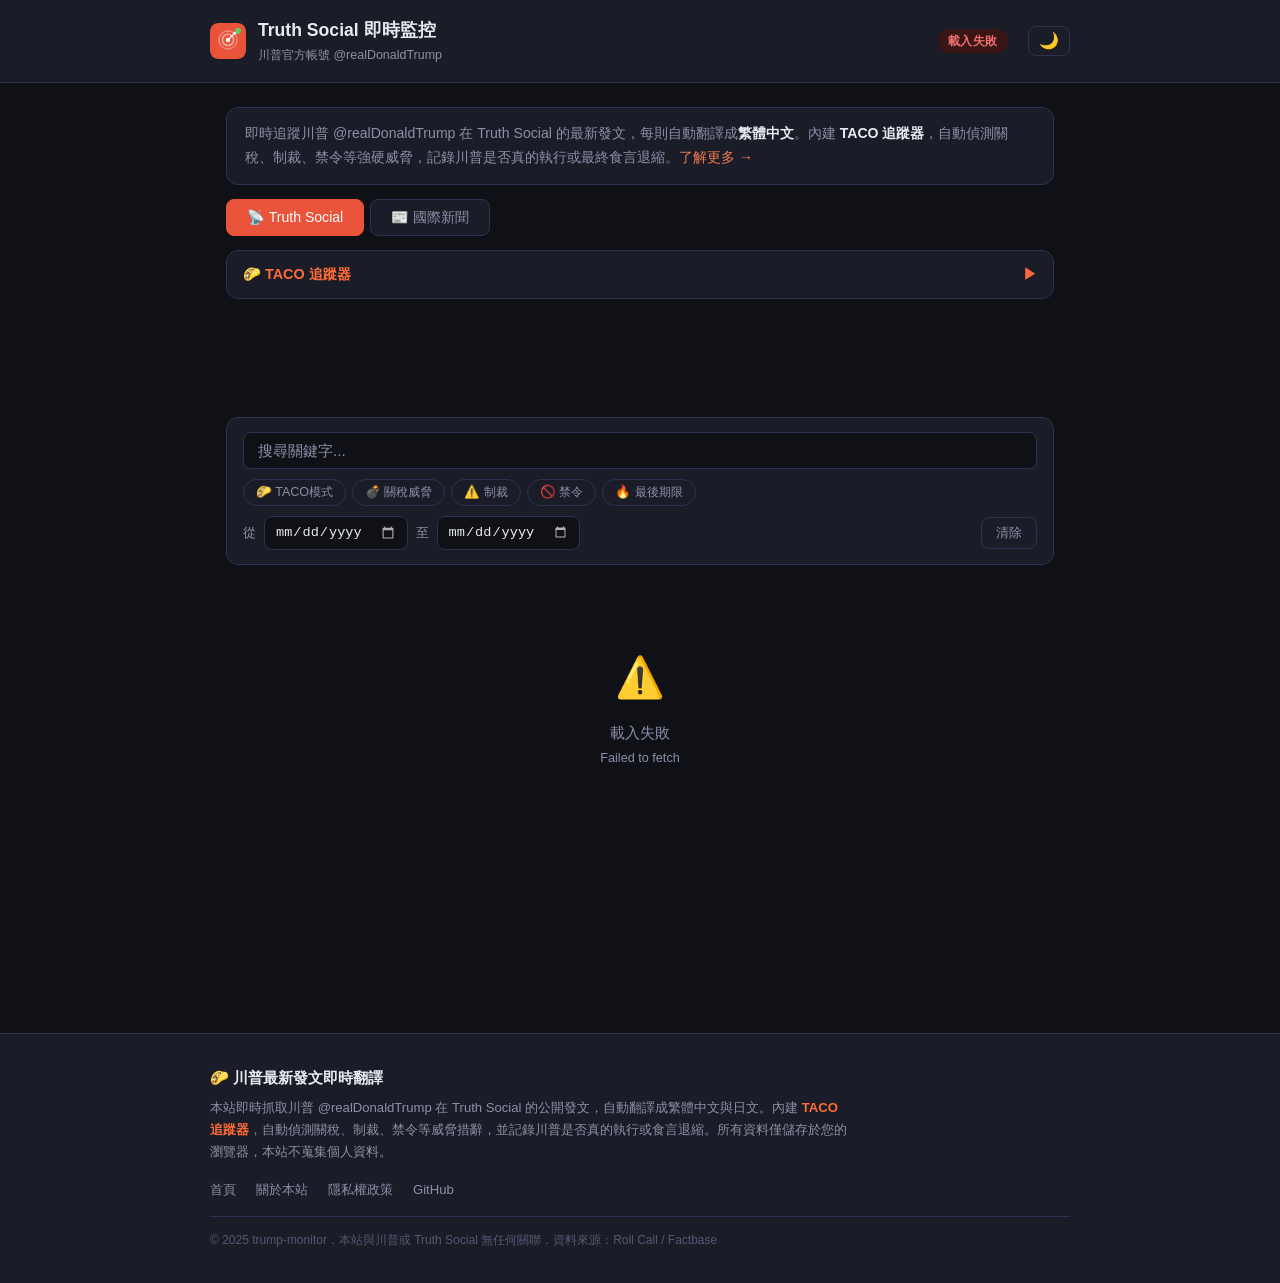
<file: index.html>
<!DOCTYPE html>
<html lang="zh-TW">
<head>
  <meta charset="UTF-8" />
  <!-- GitHub Pages → Cloudflare Pages 重導向 -->
  <script>
    (() => {
      const githubHost = 'howardkhhu.github.io';
      const cloudflareUrl = 'https://trump-monitor.pages.dev';
      if (location.hostname.toLowerCase() !== githubHost) return;
      const path = location.pathname.replace(/^\/trump-monitor\/?/, '/');
      location.replace(`${cloudflareUrl}${path}${location.search}${location.hash}`);
    })();
  </script>
  <!-- 防止主題切換閃爍（FOUC）：在 CSS 載入前先套用儲存的主題 -->
  <script>
    if (localStorage.getItem('trump_theme') === 'light') {
      document.documentElement.setAttribute('data-theme', 'light');
    }
  </script>
  <meta name="viewport" content="width=device-width, initial-scale=1.0" />

  <!-- ── Primary SEO ── -->
  <title>川普最新發文即時翻譯｜關稅威脅追蹤 Truth Social 繁體中文</title>
  <meta name="description" content="免費追蹤川普 @realDonaldTrump 在 Truth Social 的最新發文，自動翻譯成繁體中文。獨家 TACO 追蹤器：自動偵測關稅、制裁、禁令等威脅措辭，記錄川普是否真的執行或食言退縮。" />
  <meta name="keywords" content="川普, 川普最新消息, 川普發文, 川普繁體中文, 川普Truth Social, 川普即時翻譯, 特朗普, 川普官方帳號, 川普今天說了什麼, 川普推文, 美國總統川普, Trump, realDonaldTrump, トランプ, 川普食言, 川普關稅威脅, 川普退縮, 川普說話算數, 川普制裁中國, 川普關稅, 川普貿易戰, TACO Trump, 川普最新關稅消息" />
  <meta name="robots" content="index, follow" />
  <meta name="author" content="trump-monitor" />
  <meta name="language" content="zh-TW" />
  <meta name="geo.region" content="TW" />
  <meta name="geo.placename" content="Taiwan" />
  <link rel="canonical" href="https://trump-monitor.pages.dev/" />

  <!-- ── hreflang（雙語） ── -->
  <link rel="alternate" hreflang="zh-TW" href="https://trump-monitor.pages.dev/" />
  <link rel="alternate" hreflang="ja"    href="https://trump-monitor.pages.dev/" />
  <link rel="alternate" hreflang="x-default" href="https://trump-monitor.pages.dev/" />

  <!-- ── Open Graph ── -->
  <meta property="og:type"        content="website" />
  <meta property="og:url"         content="https://trump-monitor.pages.dev/" />
  <meta property="og:title"       content="川普最新發文即時翻譯｜關稅威脅追蹤 Truth Social 繁體中文" />
  <meta property="og:description" content="免費追蹤川普在 Truth Social 的最新發文，自動翻譯成繁體中文。獨家 TACO 追蹤器自動偵測關稅、制裁等威脅，記錄是否食言退縮。" />
  <meta property="og:image"       content="https://trump-monitor.pages.dev/og-image.svg" />
  <meta property="og:image:width"  content="1200" />
  <meta property="og:image:height" content="630" />
  <meta property="og:locale"      content="zh_TW" />
  <meta property="og:locale:alternate" content="ja_JP" />

  <!-- ── Twitter Card ── -->
  <meta name="twitter:card"        content="summary_large_image" />
  <meta name="twitter:title"       content="川普最新發文即時翻譯｜關稅威脅追蹤 Truth Social 繁體中文" />
  <meta name="twitter:description" content="免費追蹤川普在 Truth Social 的最新發文，自動翻譯成繁體中文。獨家 TACO 追蹤器自動偵測關稅、制裁等威脅，記錄是否食言退縮。" />
  <meta name="twitter:image"       content="https://trump-monitor.pages.dev/og-image.svg" />

  <!-- ── Favicon ── -->
  <link rel="icon"           type="image/svg+xml" href="favicon.svg" />
  <link rel="apple-touch-icon"                    href="favicon.svg" />
  <meta name="theme-color" content="#e9533a" />

  <!-- ── Preconnect（加速首次 API 連線） ── -->
  <link rel="preconnect" href="https://rollcall.com" />
  <link rel="preconnect" href="https://api.mymemory.translated.net" />
  <link rel="preconnect" href="https://translate.googleapis.com" />

  <!-- ── Structured Data ── -->
  <script type="application/ld+json">
  {
    "@context": "https://schema.org",
    "@type": "WebSite",
    "name": "川普最新發文即時翻譯",
    "alternateName": ["川普 Truth Social 監控", "Trump Truth Social Monitor", "川普關稅威脅追蹤", "TACO Trump Tracker"],
    "url": "https://trump-monitor.pages.dev/",
    "description": "即時追蹤川普在 Truth Social 上的最新發文，自動翻譯成繁體中文與日文。內建 TACO 追蹤器，自動偵測關稅、制裁等威脅措辭並記錄是否食言退縮",
    "inLanguage": ["zh-TW", "ja"],
    "audience": {
      "@type": "Audience",
      "audienceType": "繁體中文使用者",
      "geographicArea": {
        "@type": "AdministrativeArea",
        "name": "台灣、香港、海外華人"
      }
    },
    "about": {
      "@type": "Person",
      "name": "Donald Trump",
      "alternateName": ["川普", "特朗普", "唐納·川普", "トランプ"],
      "sameAs": "https://truthsocial.com/@realDonaldTrump"
    },
    "potentialAction": {
      "@type": "SearchAction",
      "target": "https://trump-monitor.pages.dev/?q={search_term_string}",
      "query-input": "required name=search_term_string"
    }
  }
  </script>

  <!-- ── Google AdSense ── -->
  <script async src="https://pagead2.googlesyndication.com/pagead/js/adsbygoogle.js?client=ca-pub-8498828662253410"
       crossorigin="anonymous"></script>

  <!-- ── Google Analytics ── -->
  <script async src="https://www.googletagmanager.com/gtag/js?id=G-9HZBXG0ZLS"></script>
  <script>
    window.dataLayer = window.dataLayer || [];
    function gtag(){dataLayer.push(arguments);}
    gtag('js', new Date());
    gtag('config', 'G-9HZBXG0ZLS');
  </script>

  <link rel="stylesheet" href="style.css" />
</head>
<body>

  <!-- ── Header ── -->
  <header>
    <div class="header-inner">
      <div class="logo">
        <img src="favicon.svg" alt="Logo" class="logo-img" width="36" height="36" />
        <div>
          <h1 id="site-title">Truth Social 即時監控</h1>
          <p id="site-subtitle">川普官方帳號 @realDonaldTrump</p>
        </div>
      </div>
      <div class="header-meta">
        <span id="status-badge" class="badge badge-loading">載入中</span>
        <span id="last-updated" class="last-updated"></span>
        <button id="theme-toggle" class="btn-token" aria-label="切換主題" title="切換亮色／暗色模式">🌙</button>
      </div>
    </div>
  </header>

  <!-- ── Main ── -->
  <main>
    <div class="site-intro">
      <p>即時追蹤川普 @realDonaldTrump 在 Truth Social 的最新發文，每則自動翻譯成<strong>繁體中文</strong>。內建 <strong>TACO 追蹤器</strong>，自動偵測關稅、制裁、禁令等強硬威脅，記錄川普是否真的執行或最終食言退縮。<a href="/about.html">了解更多 →</a></p>
    </div>

    <!-- ── Tab 切換 ── -->
    <div class="tab-row">
      <button class="tab-btn active" data-tab="truthsocial">📡 Truth Social</button>
      <button class="tab-btn" data-tab="news">📰 國際新聞</button>
    </div>

    <!-- ── Truth Social Tab ── -->
    <div id="tab-content-truthsocial">

    <div id="retreat-banner" class="retreat-banner" style="display:none">
      <span>⚠️ 偵測到 <strong id="retreat-banner-count">0</strong> 篇新貼文含疑似食言訊號，建議查看 TACO 候選清單</span>
      <button class="retreat-banner-close" onclick="document.getElementById('retreat-banner').style.display='none'">✕</button>
    </div>

    <div id="taco-scoreboard" class="taco-scoreboard">
      <div class="taco-scoreboard-header" id="taco-sb-toggle">
        <span>🌮 TACO 追蹤器</span>
        <span id="taco-sb-arrow">▶</span>
      </div>
      <div class="taco-scoreboard-body" id="taco-sb-body" style="display:none">
        <div class="taco-stats">
          <div class="taco-stat">
            <span class="taco-stat-num" id="sb-candidates">0</span>
            <span class="taco-stat-label">候選威脅</span>
          </div>
          <div class="taco-stat">
            <span class="taco-stat-num" id="sb-confirmed">0</span>
            <span class="taco-stat-label">確認食言</span>
          </div>
          <div class="taco-stat">
            <span class="taco-stat-num" id="sb-rate">-</span>
            <span class="taco-stat-label">TACO 率</span>
          </div>
        </div>
        <div class="taco-list-btns">
          <button class="btn-secondary" id="sb-show-candidates">查看候選清單</button>
          <button class="btn-secondary" id="sb-show-confirmed">查看確認清單</button>
        </div>
        <div id="taco-list-panel" class="taco-list-panel" style="display:none"></div>
      </div>
    </div>

    <!-- ── Ad: 搜尋列上方 ── -->
    <ins class="adsbygoogle ad-unit"
         style="display:block"
         data-ad-client="ca-pub-8498828662253410"
         data-ad-format="auto"
         data-full-width-responsive="true"></ins>
    <script>(adsbygoogle = window.adsbygoogle || []).push({});</script>

    <div class="search-bar">
      <input type="text" id="search-input" placeholder="搜尋關鍵字..." autocomplete="off" />
      <div class="shortcut-row">
        <button class="shortcut-btn" data-query="tariff OR sanction OR ban OR deadline OR warning">🌮 TACO模式</button>
        <button class="shortcut-btn" data-query="tariff">💣 關稅威脅</button>
        <button class="shortcut-btn" data-query="sanction">⚠️ 制裁</button>
        <button class="shortcut-btn" data-query="ban">🚫 禁令</button>
        <button class="shortcut-btn" data-query="deadline">🔥 最後期限</button>
      </div>
      <div class="date-row">
        <label id="label-from">從</label>
        <input type="date" id="date-from" />
        <label id="label-to">至</label>
        <input type="date" id="date-to" />
        <button id="clear-btn">清除</button>
      </div>
    </div>

    <div id="posts-container"></div>

    <div class="pagination" id="pagination" style="display:none">
      <button id="prev-btn" disabled>← 上一頁</button>
      <span id="page-info"></span>
      <button id="next-btn">下一頁 →</button>
    </div>
    <!-- ── Ad: 分頁下方 ── -->
    <ins class="adsbygoogle ad-unit"
         style="display:block"
         data-ad-client="ca-pub-8498828662253410"
         data-ad-format="auto"
         data-full-width-responsive="true"></ins>
    <script>(adsbygoogle = window.adsbygoogle || []).push({});</script>

    </div><!-- /tab-content-truthsocial -->

    <!-- ── News Tab ── -->
    <div id="tab-content-news" style="display:none">
      <div class="news-toolbar">
        <div class="news-source-filters" id="news-source-filters"></div>
        <div class="news-meta-row">
          <span id="news-cache-info" class="news-cache-info"></span>
          <button id="news-refresh-btn" class="btn-secondary news-refresh">🔄 重新整理</button>
        </div>
      </div>
      <div id="news-container"></div>
    </div><!-- /tab-content-news -->

  </main>

  <footer class="site-footer">
    <div class="footer-inner">
      <div class="footer-about">
        <p class="footer-title">🌮 川普最新發文即時翻譯</p>
        <p class="footer-desc">本站即時抓取川普 @realDonaldTrump 在 Truth Social 的公開發文，自動翻譯成繁體中文與日文。內建 <strong>TACO 追蹤器</strong>，自動偵測關稅、制裁、禁令等威脅措辭，並記錄川普是否真的執行或食言退縮。所有資料僅儲存於您的瀏覽器，本站不蒐集個人資料。</p>
      </div>
      <div class="footer-links">
        <a href="/">首頁</a>
        <a href="/about.html">關於本站</a>
        <a href="/privacy.html">隱私權政策</a>
        <a href="https://github.com/howardKHhu/trump-monitor" target="_blank" rel="noopener">GitHub</a>
      </div>
      <p class="footer-copy">© 2025 trump-monitor．本站與川普或 Truth Social 無任何關聯．資料來源：<a href="https://rollcall.com" target="_blank" rel="noopener">Roll Call / Factbase</a></p>
    </div>
  </footer>

  <script src="app.js"></script>
</body>
</html>
</file>
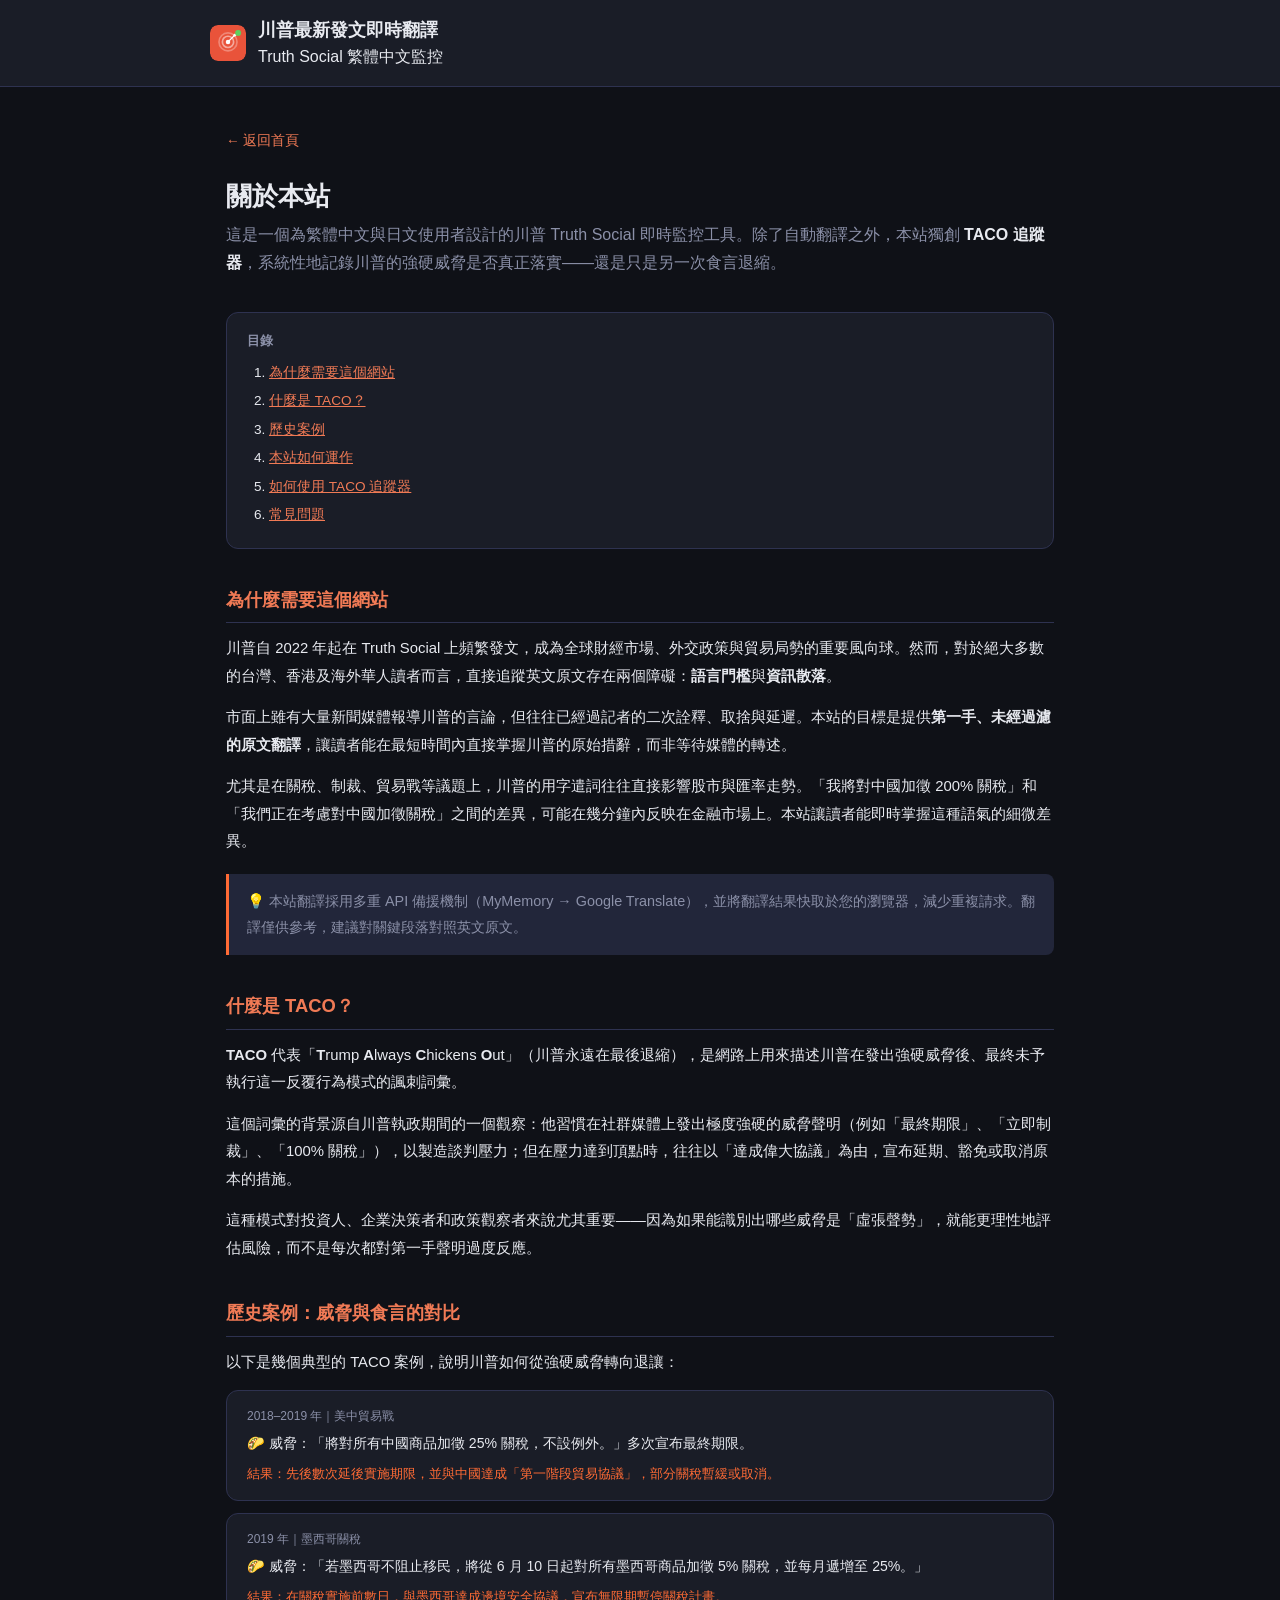
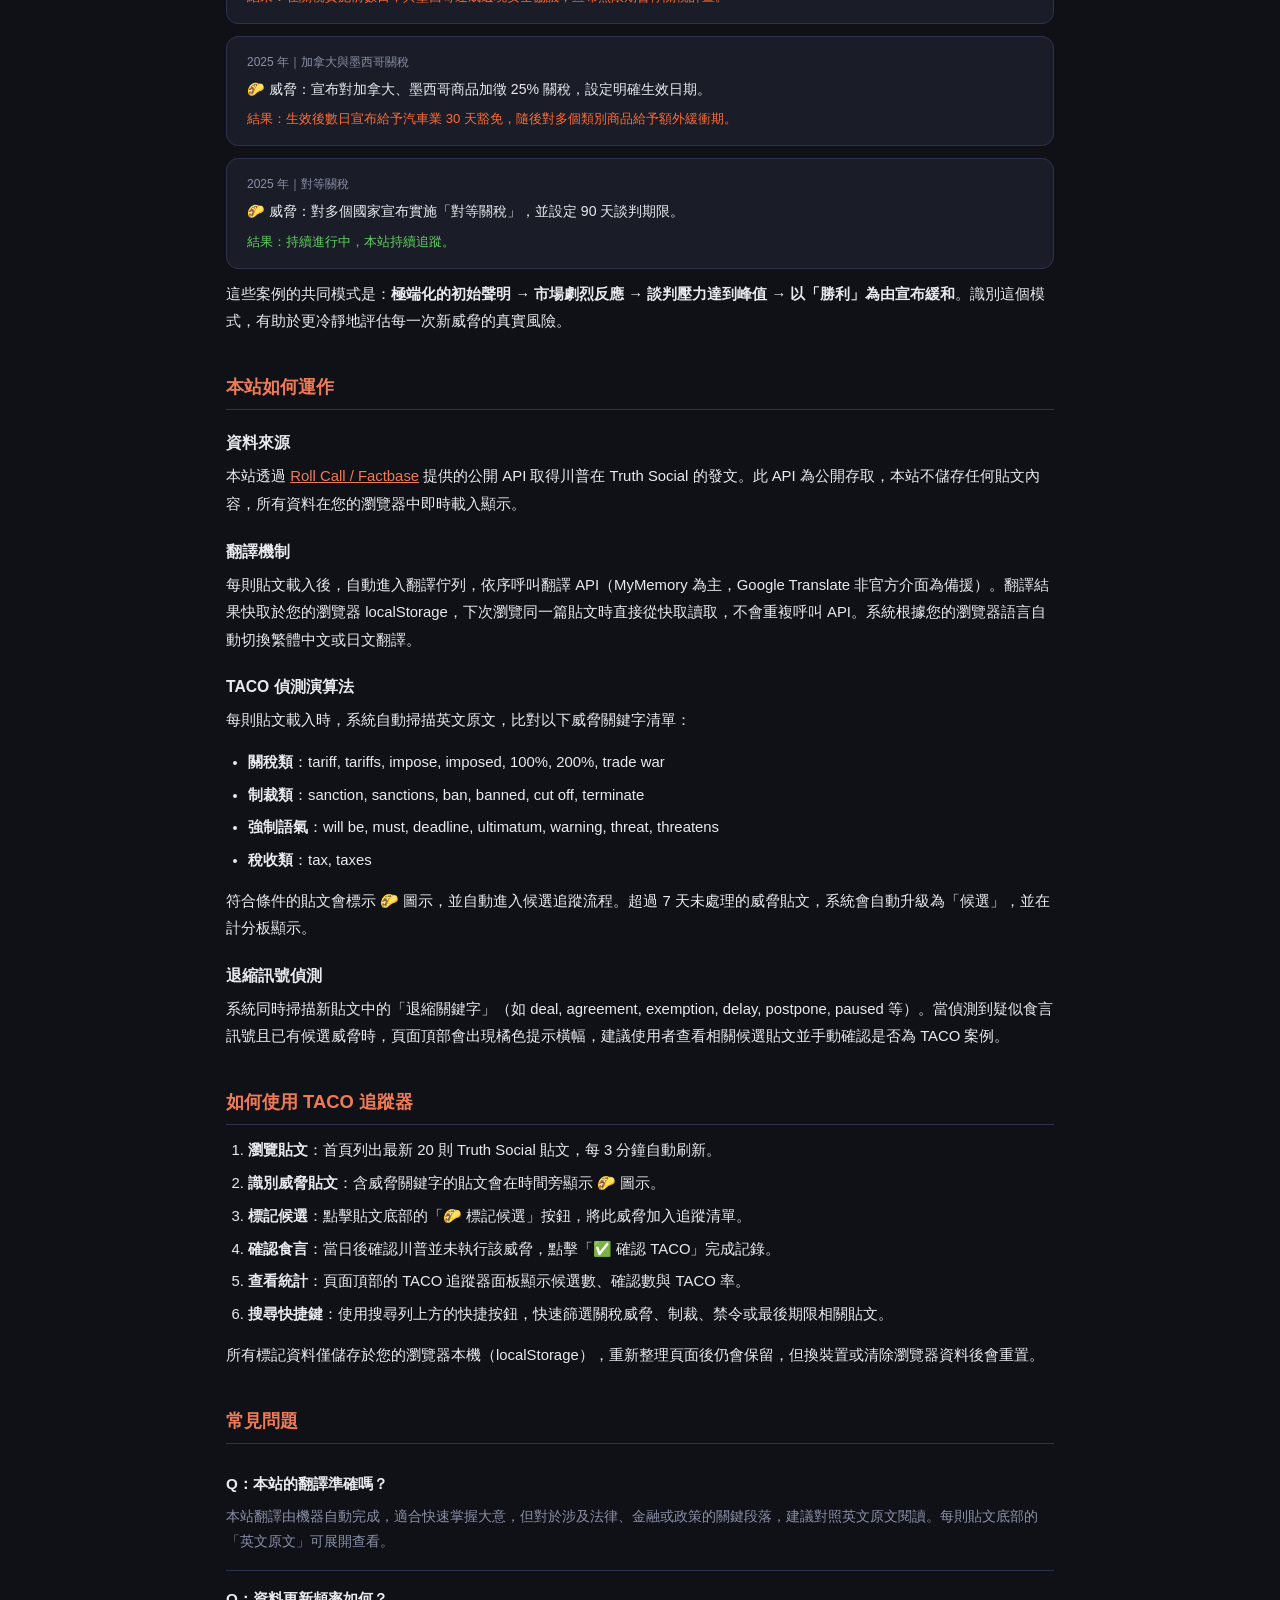
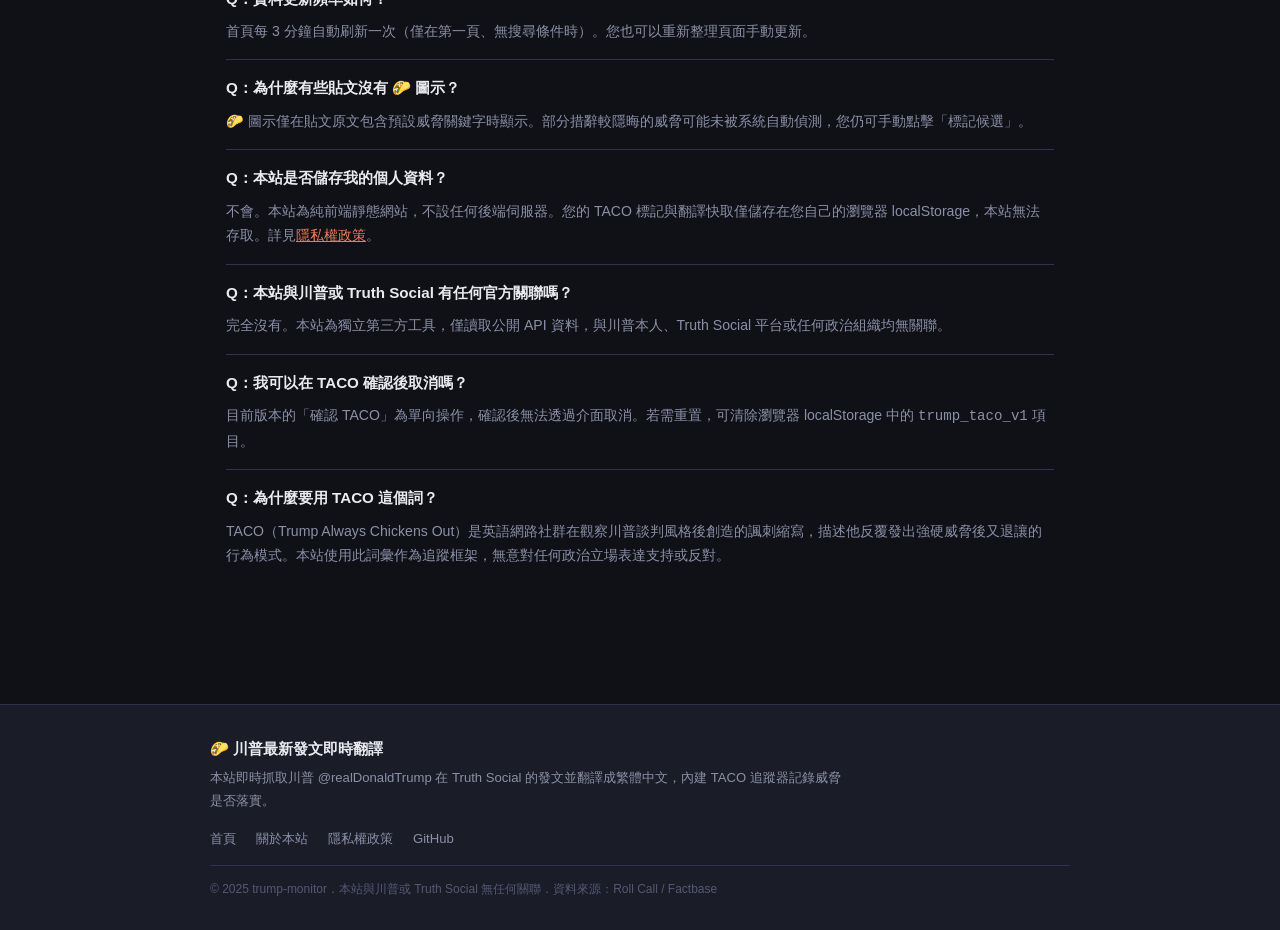
<file: about.html>
<!DOCTYPE html>
<html lang="zh-TW">
<head>
  <meta charset="UTF-8" />
  <meta name="viewport" content="width=device-width, initial-scale=1.0" />
  <title>關於本站｜川普最新發文即時翻譯 Truth Social 繁體中文</title>
  <meta name="description" content="了解川普 Truth Social 即時翻譯網站的設立理念、TACO 追蹤器的運作方式、資料來源說明，以及如何解讀川普的強硬措辭。" />
  <meta name="robots" content="index, follow" />
  <link rel="canonical" href="https://trump-monitor.pages.dev/about.html" />
  <link rel="icon" type="image/svg+xml" href="favicon.svg" />
  <meta name="theme-color" content="#e9533a" />

  <!-- Open Graph -->
  <meta property="og:type"        content="article" />
  <meta property="og:url"         content="https://trump-monitor.pages.dev/about.html" />
  <meta property="og:title"       content="關於本站｜川普最新發文即時翻譯" />
  <meta property="og:description" content="了解 TACO 追蹤器的設計理念與川普發文的解讀方法。" />
  <meta property="og:image"       content="https://trump-monitor.pages.dev/og-image.svg" />

  <link rel="stylesheet" href="style.css" />
  <style>
    .about-content {
      max-width: 860px;
      margin: 40px auto;
      padding: 0 16px 80px;
    }
    .about-content h1 {
      font-size: 1.6rem;
      color: var(--text);
      margin-bottom: 6px;
      line-height: 1.4;
    }
    .about-content .lead {
      font-size: 1rem;
      color: var(--text-muted);
      margin-bottom: 36px;
      line-height: 1.7;
    }
    .about-content h2 {
      font-size: 1.15rem;
      color: var(--accent2);
      margin: 36px 0 12px;
      padding-bottom: 8px;
      border-bottom: 1px solid var(--border);
    }
    .about-content h3 {
      font-size: 0.98rem;
      color: var(--text);
      margin: 20px 0 8px;
      font-weight: 600;
    }
    .about-content p {
      font-size: 0.93rem;
      color: var(--text);
      line-height: 1.85;
      margin-bottom: 14px;
    }
    .about-content ul, .about-content ol {
      padding-left: 22px;
      margin-bottom: 14px;
    }
    .about-content li {
      font-size: 0.93rem;
      color: var(--text);
      line-height: 1.8;
      margin-bottom: 6px;
    }
    .about-content a { color: var(--accent2); }
    .about-content a:hover { text-decoration: underline; }
    .about-content strong { color: var(--text); }
    .about-content .highlight-box {
      background: var(--surface2);
      border-left: 3px solid #ff6b35;
      border-radius: 0 8px 8px 0;
      padding: 14px 18px;
      margin: 18px 0;
    }
    .about-content .highlight-box p {
      margin-bottom: 0;
      font-size: 0.9rem;
      color: var(--text-muted);
    }
    .about-content .case-card {
      background: var(--surface);
      border: 1px solid var(--border);
      border-radius: var(--radius);
      padding: 16px 20px;
      margin: 12px 0;
    }
    .about-content .case-card .case-date {
      font-size: 0.75rem;
      color: var(--text-muted);
      margin-bottom: 6px;
    }
    .about-content .case-card .case-threat {
      font-size: 0.88rem;
      color: var(--text);
      margin-bottom: 8px;
    }
    .about-content .case-card .case-result {
      font-size: 0.82rem;
      color: #5ecf5e;
    }
    .about-content .case-card .case-result.taco {
      color: #ff6b35;
    }
    .faq-item {
      border-bottom: 1px solid var(--border);
      padding: 16px 0;
    }
    .faq-item:last-child { border-bottom: none; }
    .faq-q {
      font-size: 0.95rem;
      font-weight: 600;
      color: var(--text);
      margin-bottom: 8px;
    }
    .faq-a {
      font-size: 0.88rem;
      color: var(--text-muted);
      line-height: 1.75;
    }
    .back-link {
      display: inline-block;
      margin-bottom: 28px;
      font-size: 0.85rem;
      color: var(--text-muted);
      text-decoration: none;
    }
    .back-link:hover { color: var(--accent2); }
    .toc {
      background: var(--surface);
      border: 1px solid var(--border);
      border-radius: var(--radius);
      padding: 16px 20px;
      margin-bottom: 32px;
    }
    .toc p {
      font-size: 0.82rem;
      font-weight: 600;
      color: var(--text-muted);
      margin-bottom: 8px;
    }
    .toc ol {
      margin-bottom: 0;
    }
    .toc li {
      font-size: 0.85rem;
      margin-bottom: 4px;
    }
  </style>
</head>
<body>
  <header>
    <div class="header-inner">
      <div class="logo">
        <img src="favicon.svg" alt="Logo" class="logo-img" width="36" height="36" />
        <div>
          <h1>川普最新發文即時翻譯</h1>
          <p>Truth Social 繁體中文監控</p>
        </div>
      </div>
    </div>
  </header>

  <div class="about-content">
    <a href="/" class="back-link">← 返回首頁</a>

    <h1>關於本站</h1>
    <p class="lead">這是一個為繁體中文與日文使用者設計的川普 Truth Social 即時監控工具。除了自動翻譯之外，本站獨創 <strong>TACO 追蹤器</strong>，系統性地記錄川普的強硬威脅是否真正落實——還是只是另一次食言退縮。</p>

    <div class="toc">
      <p>目錄</p>
      <ol>
        <li><a href="#why">為什麼需要這個網站</a></li>
        <li><a href="#what-is-taco">什麼是 TACO？</a></li>
        <li><a href="#cases">歷史案例</a></li>
        <li><a href="#how-it-works">本站如何運作</a></li>
        <li><a href="#how-to-use">如何使用 TACO 追蹤器</a></li>
        <li><a href="#faq">常見問題</a></li>
      </ol>
    </div>

    <!-- ── 為什麼需要 ── -->
    <h2 id="why">為什麼需要這個網站</h2>
    <p>川普自 2022 年起在 Truth Social 上頻繁發文，成為全球財經市場、外交政策與貿易局勢的重要風向球。然而，對於絕大多數的台灣、香港及海外華人讀者而言，直接追蹤英文原文存在兩個障礙：<strong>語言門檻</strong>與<strong>資訊散落</strong>。</p>
    <p>市面上雖有大量新聞媒體報導川普的言論，但往往已經過記者的二次詮釋、取捨與延遲。本站的目標是提供<strong>第一手、未經過濾的原文翻譯</strong>，讓讀者能在最短時間內直接掌握川普的原始措辭，而非等待媒體的轉述。</p>
    <p>尤其是在關稅、制裁、貿易戰等議題上，川普的用字遣詞往往直接影響股市與匯率走勢。「我將對中國加徵 200% 關稅」和「我們正在考慮對中國加徵關稅」之間的差異，可能在幾分鐘內反映在金融市場上。本站讓讀者能即時掌握這種語氣的細微差異。</p>

    <div class="highlight-box">
      <p>💡 本站翻譯採用多重 API 備援機制（MyMemory → Google Translate），並將翻譯結果快取於您的瀏覽器，減少重複請求。翻譯僅供參考，建議對關鍵段落對照英文原文。</p>
    </div>

    <!-- ── 什麼是 TACO ── -->
    <h2 id="what-is-taco">什麼是 TACO？</h2>
    <p><strong>TACO</strong> 代表「<strong>T</strong>rump <strong>A</strong>lways <strong>C</strong>hickens <strong>O</strong>ut」（川普永遠在最後退縮），是網路上用來描述川普在發出強硬威脅後、最終未予執行這一反覆行為模式的諷刺詞彙。</p>
    <p>這個詞彙的背景源自川普執政期間的一個觀察：他習慣在社群媒體上發出極度強硬的威脅聲明（例如「最終期限」、「立即制裁」、「100% 關稅」），以製造談判壓力；但在壓力達到頂點時，往往以「達成偉大協議」為由，宣布延期、豁免或取消原本的措施。</p>
    <p>這種模式對投資人、企業決策者和政策觀察者來說尤其重要——因為如果能識別出哪些威脅是「虛張聲勢」，就能更理性地評估風險，而不是每次都對第一手聲明過度反應。</p>

    <!-- ── 歷史案例 ── -->
    <h2 id="cases">歷史案例：威脅與食言的對比</h2>
    <p>以下是幾個典型的 TACO 案例，說明川普如何從強硬威脅轉向退讓：</p>

    <div class="case-card">
      <div class="case-date">2018–2019 年｜美中貿易戰</div>
      <div class="case-threat">🌮 威脅：「將對所有中國商品加徵 25% 關稅，不設例外。」多次宣布最終期限。</div>
      <div class="case-result taco">結果：先後數次延後實施期限，並與中國達成「第一階段貿易協議」，部分關稅暫緩或取消。</div>
    </div>

    <div class="case-card">
      <div class="case-date">2019 年｜墨西哥關稅</div>
      <div class="case-threat">🌮 威脅：「若墨西哥不阻止移民，將從 6 月 10 日起對所有墨西哥商品加徵 5% 關稅，並每月遞增至 25%。」</div>
      <div class="case-result taco">結果：在關稅實施前數日，與墨西哥達成邊境安全協議，宣布無限期暫停關稅計畫。</div>
    </div>

    <div class="case-card">
      <div class="case-date">2025 年｜加拿大與墨西哥關稅</div>
      <div class="case-threat">🌮 威脅：宣布對加拿大、墨西哥商品加徵 25% 關稅，設定明確生效日期。</div>
      <div class="case-result taco">結果：生效後數日宣布給予汽車業 30 天豁免，隨後對多個類別商品給予額外緩衝期。</div>
    </div>

    <div class="case-card">
      <div class="case-date">2025 年｜對等關稅</div>
      <div class="case-threat">🌮 威脅：對多個國家宣布實施「對等關稅」，並設定 90 天談判期限。</div>
      <div class="case-result">結果：持續進行中，本站持續追蹤。</div>
    </div>

    <p>這些案例的共同模式是：<strong>極端化的初始聲明 → 市場劇烈反應 → 談判壓力達到峰值 → 以「勝利」為由宣布緩和</strong>。識別這個模式，有助於更冷靜地評估每一次新威脅的真實風險。</p>

    <!-- ── 如何運作 ── -->
    <h2 id="how-it-works">本站如何運作</h2>

    <h3>資料來源</h3>
    <p>本站透過 <a href="https://rollcall.com" target="_blank" rel="noopener">Roll Call / Factbase</a> 提供的公開 API 取得川普在 Truth Social 的發文。此 API 為公開存取，本站不儲存任何貼文內容，所有資料在您的瀏覽器中即時載入顯示。</p>

    <h3>翻譯機制</h3>
    <p>每則貼文載入後，自動進入翻譯佇列，依序呼叫翻譯 API（MyMemory 為主，Google Translate 非官方介面為備援）。翻譯結果快取於您的瀏覽器 localStorage，下次瀏覽同一篇貼文時直接從快取讀取，不會重複呼叫 API。系統根據您的瀏覽器語言自動切換繁體中文或日文翻譯。</p>

    <h3>TACO 偵測演算法</h3>
    <p>每則貼文載入時，系統自動掃描英文原文，比對以下威脅關鍵字清單：</p>
    <ul>
      <li><strong>關稅類</strong>：tariff, tariffs, impose, imposed, 100%, 200%, trade war</li>
      <li><strong>制裁類</strong>：sanction, sanctions, ban, banned, cut off, terminate</li>
      <li><strong>強制語氣</strong>：will be, must, deadline, ultimatum, warning, threat, threatens</li>
      <li><strong>稅收類</strong>：tax, taxes</li>
    </ul>
    <p>符合條件的貼文會標示 🌮 圖示，並自動進入候選追蹤流程。超過 7 天未處理的威脅貼文，系統會自動升級為「候選」，並在計分板顯示。</p>

    <h3>退縮訊號偵測</h3>
    <p>系統同時掃描新貼文中的「退縮關鍵字」（如 deal, agreement, exemption, delay, postpone, paused 等）。當偵測到疑似食言訊號且已有候選威脅時，頁面頂部會出現橘色提示橫幅，建議使用者查看相關候選貼文並手動確認是否為 TACO 案例。</p>

    <!-- ── 如何使用 ── -->
    <h2 id="how-to-use">如何使用 TACO 追蹤器</h2>
    <ol>
      <li><strong>瀏覽貼文</strong>：首頁列出最新 20 則 Truth Social 貼文，每 3 分鐘自動刷新。</li>
      <li><strong>識別威脅貼文</strong>：含威脅關鍵字的貼文會在時間旁顯示 🌮 圖示。</li>
      <li><strong>標記候選</strong>：點擊貼文底部的「🌮 標記候選」按鈕，將此威脅加入追蹤清單。</li>
      <li><strong>確認食言</strong>：當日後確認川普並未執行該威脅，點擊「✅ 確認 TACO」完成記錄。</li>
      <li><strong>查看統計</strong>：頁面頂部的 TACO 追蹤器面板顯示候選數、確認數與 TACO 率。</li>
      <li><strong>搜尋快捷鍵</strong>：使用搜尋列上方的快捷按鈕，快速篩選關稅威脅、制裁、禁令或最後期限相關貼文。</li>
    </ol>
    <p>所有標記資料僅儲存於您的瀏覽器本機（localStorage），重新整理頁面後仍會保留，但換裝置或清除瀏覽器資料後會重置。</p>

    <!-- ── FAQ ── -->
    <h2 id="faq">常見問題</h2>

    <div class="faq-item">
      <div class="faq-q">Q：本站的翻譯準確嗎？</div>
      <div class="faq-a">本站翻譯由機器自動完成，適合快速掌握大意，但對於涉及法律、金融或政策的關鍵段落，建議對照英文原文閱讀。每則貼文底部的「英文原文」可展開查看。</div>
    </div>

    <div class="faq-item">
      <div class="faq-q">Q：資料更新頻率如何？</div>
      <div class="faq-a">首頁每 3 分鐘自動刷新一次（僅在第一頁、無搜尋條件時）。您也可以重新整理頁面手動更新。</div>
    </div>

    <div class="faq-item">
      <div class="faq-q">Q：為什麼有些貼文沒有 🌮 圖示？</div>
      <div class="faq-a">🌮 圖示僅在貼文原文包含預設威脅關鍵字時顯示。部分措辭較隱晦的威脅可能未被系統自動偵測，您仍可手動點擊「標記候選」。</div>
    </div>

    <div class="faq-item">
      <div class="faq-q">Q：本站是否儲存我的個人資料？</div>
      <div class="faq-a">不會。本站為純前端靜態網站，不設任何後端伺服器。您的 TACO 標記與翻譯快取僅儲存在您自己的瀏覽器 localStorage，本站無法存取。詳見<a href="/privacy.html">隱私權政策</a>。</div>
    </div>

    <div class="faq-item">
      <div class="faq-q">Q：本站與川普或 Truth Social 有任何官方關聯嗎？</div>
      <div class="faq-a">完全沒有。本站為獨立第三方工具，僅讀取公開 API 資料，與川普本人、Truth Social 平台或任何政治組織均無關聯。</div>
    </div>

    <div class="faq-item">
      <div class="faq-q">Q：我可以在 TACO 確認後取消嗎？</div>
      <div class="faq-a">目前版本的「確認 TACO」為單向操作，確認後無法透過介面取消。若需重置，可清除瀏覽器 localStorage 中的 <code>trump_taco_v1</code> 項目。</div>
    </div>

    <div class="faq-item">
      <div class="faq-q">Q：為什麼要用 TACO 這個詞？</div>
      <div class="faq-a">TACO（Trump Always Chickens Out）是英語網路社群在觀察川普談判風格後創造的諷刺縮寫，描述他反覆發出強硬威脅後又退讓的行為模式。本站使用此詞彙作為追蹤框架，無意對任何政治立場表達支持或反對。</div>
    </div>
  </div>

  <footer class="site-footer">
    <div class="footer-inner">
      <div class="footer-about">
        <p class="footer-title">🌮 川普最新發文即時翻譯</p>
        <p class="footer-desc">本站即時抓取川普 @realDonaldTrump 在 Truth Social 的發文並翻譯成繁體中文，內建 TACO 追蹤器記錄威脅是否落實。</p>
      </div>
      <div class="footer-links">
        <a href="/">首頁</a>
        <a href="/about.html">關於本站</a>
        <a href="/privacy.html">隱私權政策</a>
        <a href="https://github.com/howardKHhu/trump-monitor" target="_blank" rel="noopener">GitHub</a>
      </div>
      <p class="footer-copy">© 2025 trump-monitor．本站與川普或 Truth Social 無任何關聯．資料來源：<a href="https://rollcall.com" target="_blank" rel="noopener">Roll Call / Factbase</a></p>
    </div>
  </footer>
</body>
</html>
</file>
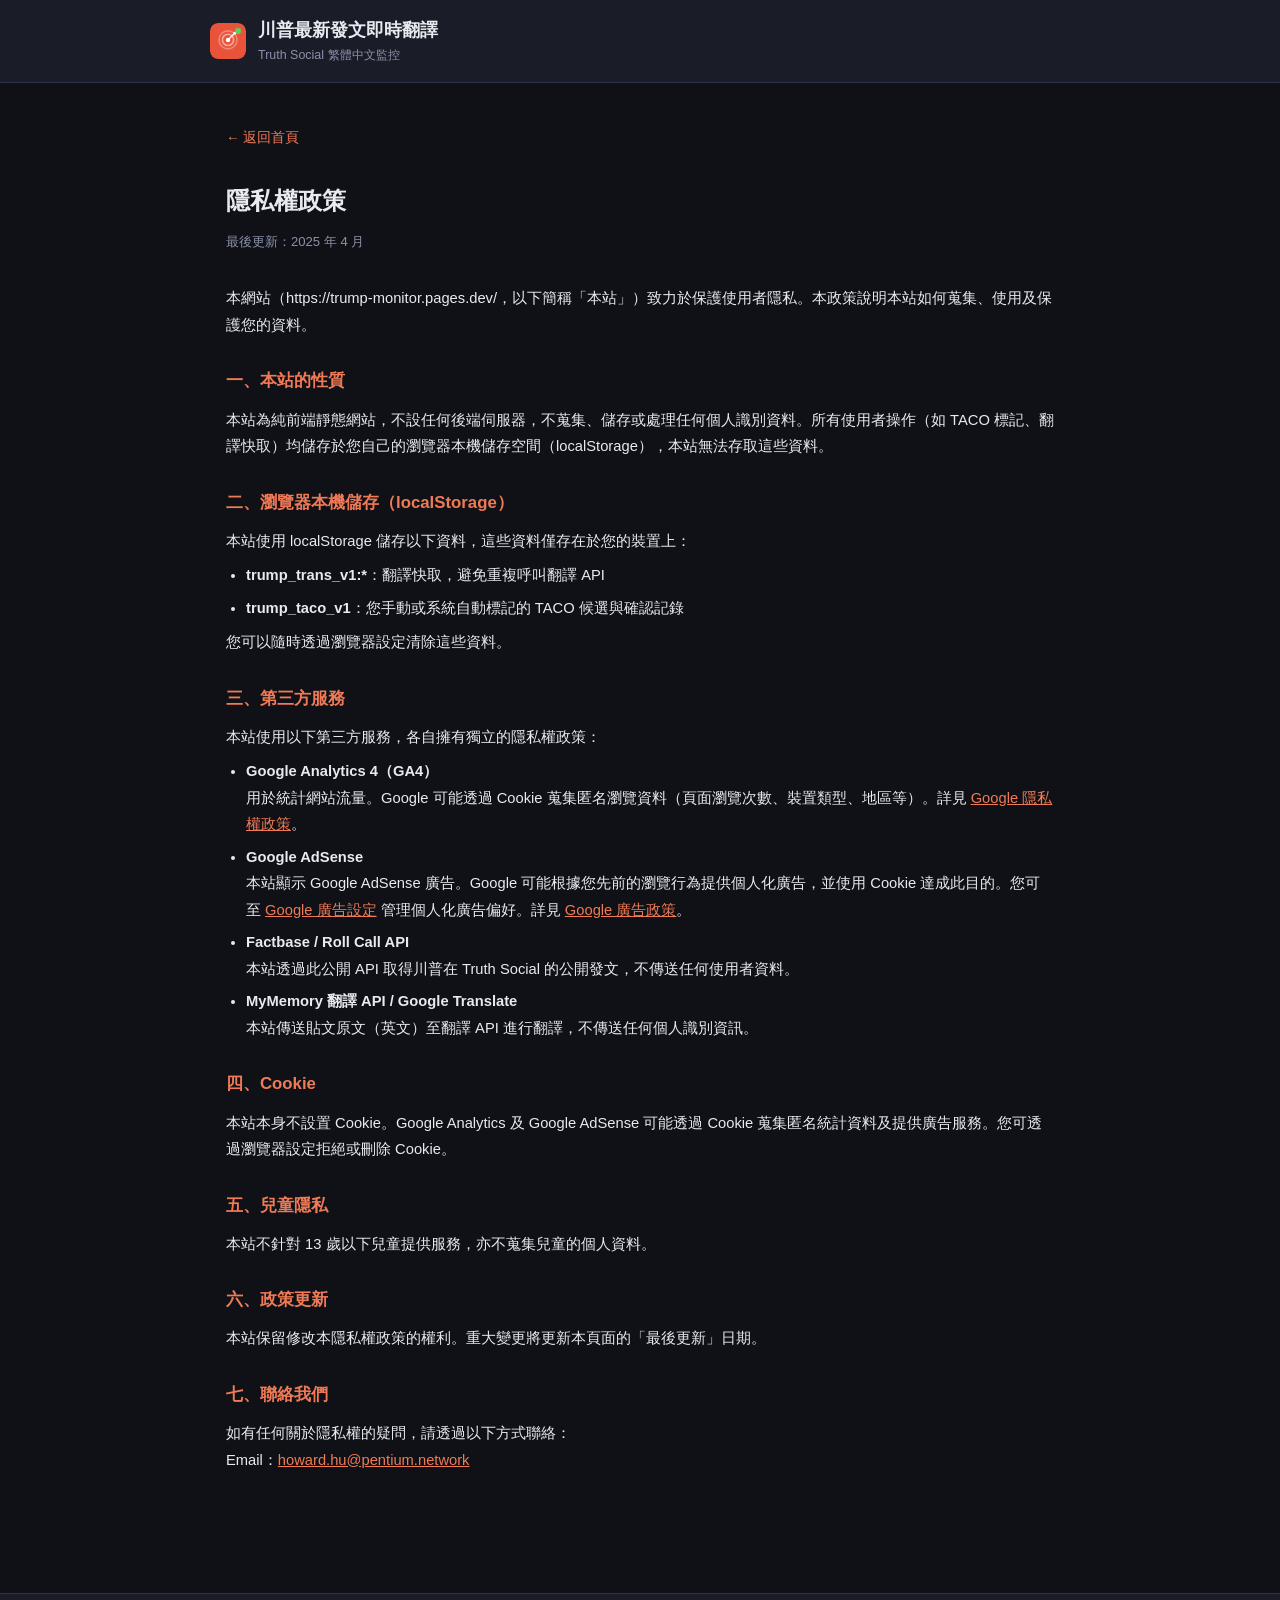
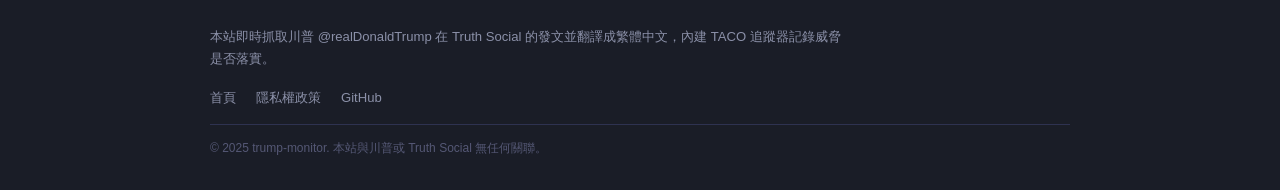
<file: privacy.html>
<!DOCTYPE html>
<html lang="zh-TW">
<head>
  <meta charset="UTF-8" />
  <meta name="viewport" content="width=device-width, initial-scale=1.0" />
  <title>隱私權政策｜川普最新發文即時翻譯</title>
  <meta name="description" content="川普 Truth Social 即時監控網站的隱私權政策，說明資料蒐集、Cookie 使用及第三方服務。" />
  <meta name="robots" content="index, follow" />
  <link rel="canonical" href="https://trump-monitor.pages.dev/privacy.html" />
  <link rel="icon" type="image/svg+xml" href="favicon.svg" />
  <meta name="theme-color" content="#e9533a" />
  <link rel="stylesheet" href="style.css" />
  <style>
    .privacy-content {
      max-width: 860px;
      margin: 40px auto;
      padding: 0 16px 80px;
      line-height: 1.8;
    }
    .privacy-content h1 {
      font-size: 1.5rem;
      color: var(--text);
      margin-bottom: 8px;
    }
    .privacy-content .updated {
      font-size: 0.82rem;
      color: var(--text-muted);
      margin-bottom: 32px;
    }
    .privacy-content h2 {
      font-size: 1.05rem;
      color: var(--accent2);
      margin: 28px 0 10px;
    }
    .privacy-content p, .privacy-content li {
      font-size: 0.92rem;
      color: var(--text);
    }
    .privacy-content ul {
      padding-left: 20px;
      margin: 8px 0;
    }
    .privacy-content ul li { margin-bottom: 6px; }
    .privacy-content a { color: var(--accent2); }
    .privacy-content a:hover { text-decoration: underline; }
    .back-link {
      display: inline-block;
      margin-bottom: 28px;
      font-size: 0.85rem;
      color: var(--text-muted);
      text-decoration: none;
    }
    .back-link:hover { color: var(--accent2); }
  </style>
</head>
<body>
  <header>
    <div class="header-inner">
      <div class="logo">
        <img src="favicon.svg" alt="Logo" class="logo-img" width="36" height="36" />
        <div>
          <h1>川普最新發文即時翻譯</h1>
          <p id="site-subtitle">Truth Social 繁體中文監控</p>
        </div>
      </div>
    </div>
  </header>

  <div class="privacy-content">
    <a href="/" class="back-link">← 返回首頁</a>
    <h1>隱私權政策</h1>
    <p class="updated">最後更新：2025 年 4 月</p>

    <p>本網站（https://trump-monitor.pages.dev/，以下簡稱「本站」）致力於保護使用者隱私。本政策說明本站如何蒐集、使用及保護您的資料。</p>

    <h2>一、本站的性質</h2>
    <p>本站為純前端靜態網站，不設任何後端伺服器，不蒐集、儲存或處理任何個人識別資料。所有使用者操作（如 TACO 標記、翻譯快取）均儲存於您自己的瀏覽器本機儲存空間（localStorage），本站無法存取這些資料。</p>

    <h2>二、瀏覽器本機儲存（localStorage）</h2>
    <p>本站使用 localStorage 儲存以下資料，這些資料僅存在於您的裝置上：</p>
    <ul>
      <li><strong>trump_trans_v1:*</strong>：翻譯快取，避免重複呼叫翻譯 API</li>
      <li><strong>trump_taco_v1</strong>：您手動或系統自動標記的 TACO 候選與確認記錄</li>
    </ul>
    <p>您可以隨時透過瀏覽器設定清除這些資料。</p>

    <h2>三、第三方服務</h2>
    <p>本站使用以下第三方服務，各自擁有獨立的隱私權政策：</p>
    <ul>
      <li>
        <strong>Google Analytics 4（GA4）</strong><br />
        用於統計網站流量。Google 可能透過 Cookie 蒐集匿名瀏覽資料（頁面瀏覽次數、裝置類型、地區等）。詳見 <a href="https://policies.google.com/privacy" target="_blank" rel="noopener">Google 隱私權政策</a>。
      </li>
      <li>
        <strong>Google AdSense</strong><br />
        本站顯示 Google AdSense 廣告。Google 可能根據您先前的瀏覽行為提供個人化廣告，並使用 Cookie 達成此目的。您可至 <a href="https://adssettings.google.com/" target="_blank" rel="noopener">Google 廣告設定</a> 管理個人化廣告偏好。詳見 <a href="https://policies.google.com/technologies/ads" target="_blank" rel="noopener">Google 廣告政策</a>。
      </li>
      <li>
        <strong>Factbase / Roll Call API</strong><br />
        本站透過此公開 API 取得川普在 Truth Social 的公開發文，不傳送任何使用者資料。
      </li>
      <li>
        <strong>MyMemory 翻譯 API / Google Translate</strong><br />
        本站傳送貼文原文（英文）至翻譯 API 進行翻譯，不傳送任何個人識別資訊。
      </li>
    </ul>

    <h2>四、Cookie</h2>
    <p>本站本身不設置 Cookie。Google Analytics 及 Google AdSense 可能透過 Cookie 蒐集匿名統計資料及提供廣告服務。您可透過瀏覽器設定拒絕或刪除 Cookie。</p>

    <h2>五、兒童隱私</h2>
    <p>本站不針對 13 歲以下兒童提供服務，亦不蒐集兒童的個人資料。</p>

    <h2>六、政策更新</h2>
    <p>本站保留修改本隱私權政策的權利。重大變更將更新本頁面的「最後更新」日期。</p>

    <h2>七、聯絡我們</h2>
    <p>如有任何關於隱私權的疑問，請透過以下方式聯絡：<br />
    Email：<a href="mailto:howard.hu@pentium.network">howard.hu@pentium.network</a></p>
  </div>

  <footer class="site-footer">
    <div class="footer-inner">
      <p class="footer-desc">本站即時抓取川普 @realDonaldTrump 在 Truth Social 的發文並翻譯成繁體中文，內建 TACO 追蹤器記錄威脅是否落實。</p>
      <div class="footer-links">
        <a href="/">首頁</a>
        <a href="/privacy.html">隱私權政策</a>
        <a href="https://github.com/howardKHhu/trump-monitor" target="_blank" rel="noopener">GitHub</a>
      </div>
      <p class="footer-copy">© 2025 trump-monitor. 本站與川普或 Truth Social 無任何關聯。</p>
    </div>
  </footer>
</body>
</html>
</file>
<file: style.css>
*, *::before, *::after { box-sizing: border-box; margin: 0; padding: 0; }

:root {
  --bg: #0f1117;
  --surface: #1a1d27;
  --surface2: #22263a;
  --accent: #e9533a;
  --accent2: #f07a55;
  --text: #e8eaf0;
  --text-muted: #8b90a8;
  --border: #2e3250;
  --new: #2a4a2a;
  --radius: 12px;
  --font: -apple-system, BlinkMacSystemFont, 'Segoe UI', sans-serif;
}

[data-theme="light"] {
  --bg: #f4f5f7;
  --surface: #ffffff;
  --surface2: #eef0f5;
  --accent: #e9533a;
  --accent2: #d4401f;
  --text: #1a1d27;
  --text-muted: #5a6070;
  --border: #d8dce8;
  --new: #d4edda;
}

/* Smooth theme transition */
body { transition: background 0.2s, color 0.2s; }
header, .post-card, .search-bar, .taco-scoreboard,
.skeleton, .pagination button, .modal, .site-footer,
.site-intro, .retreat-banner { transition: background 0.2s, border-color 0.2s; }


body {
  background: var(--bg);
  color: var(--text);
  font-family: var(--font);
  min-height: 100vh;
  line-height: 1.6;
}

/* ── Header ── */
header {
  background: var(--surface);
  border-bottom: 1px solid var(--border);
  padding: 16px 24px;
  position: sticky;
  top: 0;
  z-index: 100;
}

.header-inner {
  max-width: 860px;
  margin: 0 auto;
  display: flex;
  align-items: center;
  justify-content: space-between;
  gap: 16px;
  flex-wrap: wrap;
}

.logo { display: flex; align-items: center; gap: 12px; }
.logo-icon { font-size: 28px; }
.logo-img { border-radius: 8px; flex-shrink: 0; }
h1 { font-size: 1.1rem; font-weight: 700; color: var(--text); }
#site-subtitle { font-size: 0.78rem; color: var(--text-muted); margin-top: 2px; }

.header-meta { display: flex; align-items: center; gap: 10px; flex-wrap: wrap; }

.badge {
  font-size: 0.72rem;
  font-weight: 600;
  padding: 3px 10px;
  border-radius: 99px;
  text-transform: uppercase;
  letter-spacing: 0.05em;
}
.badge-idle    { background: #2a2e45; color: var(--text-muted); }
.badge-live    { background: #1a3a1a; color: #5ecf5e; }
.badge-loading { background: #3a2a10; color: #f0a830; }
.badge-error   { background: #3a1515; color: #f07070; }

.last-updated { font-size: 0.75rem; color: var(--text-muted); }

/* ── Main ── */
main {
  max-width: 860px;
  margin: 24px auto;
  padding: 0 16px 60px;
}

/* ── Search ── */
.search-bar {
  background: var(--surface);
  border: 1px solid var(--border);
  border-radius: var(--radius);
  padding: 14px 16px;
  margin-bottom: 20px;
  display: flex;
  flex-direction: column;
  gap: 10px;
}

#search-input {
  background: var(--bg);
  border: 1px solid var(--border);
  color: var(--text);
  border-radius: 8px;
  padding: 9px 14px;
  font-size: 0.95rem;
  width: 100%;
  outline: none;
  transition: border-color 0.2s;
}
#search-input:focus { border-color: var(--accent); }
#search-input::placeholder { color: var(--text-muted); }

.date-row {
  display: flex;
  align-items: center;
  gap: 8px;
  flex-wrap: wrap;
}
.date-row label { font-size: 0.82rem; color: var(--text-muted); white-space: nowrap; }

input[type="date"] {
  background: var(--bg);
  border: 1px solid var(--border);
  color: var(--text);
  border-radius: 8px;
  padding: 7px 10px;
  font-size: 0.85rem;
  outline: none;
  cursor: pointer;
}
input[type="date"]:focus { border-color: var(--accent); }
input[type="date"]::-webkit-calendar-picker-indicator { filter: invert(0.7); cursor: pointer; }

#clear-btn {
  margin-left: auto;
  background: transparent;
  border: 1px solid var(--border);
  color: var(--text-muted);
  border-radius: 8px;
  padding: 6px 14px;
  font-size: 0.82rem;
  cursor: pointer;
  transition: all 0.2s;
}
#clear-btn:hover { border-color: var(--accent); color: var(--accent); }

/* ── Site Intro ── */
.site-intro {
  background: var(--surface);
  border: 1px solid var(--border);
  border-radius: var(--radius);
  padding: 14px 18px;
  margin-bottom: 14px;
  font-size: 0.88rem;
  color: var(--text-muted);
  line-height: 1.7;
}
.site-intro strong { color: var(--text); }
.site-intro a { color: var(--accent2); text-decoration: none; }
.site-intro a:hover { text-decoration: underline; }

/* ── Retreat Banner ── */
.retreat-banner {
  display: flex;
  align-items: center;
  justify-content: space-between;
  background: #3a2a10;
  border: 1px solid #ff6b35;
  border-radius: var(--radius);
  padding: 10px 16px;
  margin-bottom: 14px;
  font-size: 0.85rem;
  color: #ffa500;
  gap: 12px;
  animation: fadeIn 0.3s ease;
}
.retreat-banner strong { color: #ff6b35; }
.retreat-banner-close {
  background: transparent;
  border: none;
  color: #ffa500;
  cursor: pointer;
  font-size: 1rem;
  line-height: 1;
  flex-shrink: 0;
  padding: 2px 6px;
  border-radius: 4px;
  transition: color 0.2s;
}
.retreat-banner-close:hover { color: #ff6b35; }

/* ── TACO Scoreboard ── */
.taco-scoreboard {
  background: var(--surface);
  border: 1px solid var(--border);
  border-radius: var(--radius);
  margin-bottom: 14px;
  overflow: hidden;
}

.taco-scoreboard-header {
  display: flex;
  align-items: center;
  justify-content: space-between;
  padding: 12px 16px;
  cursor: pointer;
  font-size: 0.9rem;
  font-weight: 600;
  color: #ff6b35;
  user-select: none;
  transition: background 0.2s;
}
.taco-scoreboard-header:hover { background: var(--surface2); }

.taco-scoreboard-body {
  padding: 14px 16px 16px;
  border-top: 1px solid var(--border);
}

.taco-stats {
  display: flex;
  gap: 16px;
  margin-bottom: 14px;
  flex-wrap: wrap;
}

.taco-stat {
  display: flex;
  flex-direction: column;
  align-items: center;
  background: var(--surface2);
  border-radius: 10px;
  padding: 10px 18px;
  min-width: 80px;
  flex: 1;
}

.taco-stat-num {
  font-size: 1.5rem;
  font-weight: 700;
  color: #ff6b35;
  line-height: 1.2;
}

.taco-stat-label {
  font-size: 0.72rem;
  color: var(--text-muted);
  margin-top: 2px;
  white-space: nowrap;
}

.taco-list-btns {
  display: flex;
  gap: 8px;
  flex-wrap: wrap;
}

.taco-list-panel {
  margin-top: 12px;
  border-top: 1px solid var(--border);
  padding-top: 12px;
  display: flex;
  flex-direction: column;
  gap: 8px;
}

.taco-list-item {
  display: flex;
  flex-direction: column;
  gap: 2px;
  padding: 8px 10px;
  background: var(--surface2);
  border-radius: 8px;
}

.taco-list-text {
  font-size: 0.82rem;
  color: var(--text);
  line-height: 1.4;
}

.taco-list-date {
  font-size: 0.72rem;
  color: var(--text-muted);
}

.taco-list-empty {
  font-size: 0.82rem;
  color: var(--text-muted);
  text-align: center;
  padding: 12px;
}

/* ── Search Shortcuts ── */
.shortcut-row {
  display: flex;
  flex-wrap: wrap;
  gap: 6px;
}

.shortcut-btn {
  background: transparent;
  border: 1px solid var(--border);
  color: var(--text-muted);
  border-radius: 99px;
  padding: 4px 12px;
  font-size: 0.78rem;
  cursor: pointer;
  transition: all 0.2s;
  white-space: nowrap;
}
.shortcut-btn:hover { border-color: #ff6b35; color: #ff6b35; }
.shortcut-btn.active { background: #3a1e0a; border-color: #ff6b35; color: #ff6b35; }

/* ── Posts ── */
#posts-container { display: flex; flex-direction: column; gap: 14px; }

.post-card {
  background: var(--surface);
  border: 1px solid var(--border);
  border-radius: var(--radius);
  padding: 18px 20px;
  transition: border-color 0.2s;
}
.post-card:hover { border-color: #3e4470; }
.post-card.new-post {
  background: var(--new);
  border-color: #3a6a3a;
  animation: fadeIn 0.4s ease;
}

@keyframes fadeIn {
  from { opacity: 0; transform: translateY(-6px); }
  to   { opacity: 1; transform: translateY(0); }
}

.post-meta {
  display: flex;
  align-items: center;
  justify-content: space-between;
  margin-bottom: 10px;
  gap: 8px;
  flex-wrap: wrap;
}

.post-time {
  font-size: 0.78rem;
  color: var(--text-muted);
}

.post-link {
  font-size: 0.75rem;
  color: var(--accent2);
  text-decoration: none;
}
.post-link:hover { text-decoration: underline; }

.post-translated {
  font-size: 0.97rem;
  line-height: 1.7;
  color: var(--text);
  margin-bottom: 10px;
}

.post-translated a { color: var(--accent2); }

.post-original {
  font-size: 0.80rem;
  color: var(--text-muted);
  border-top: 1px solid var(--border);
  padding-top: 8px;
  margin-top: 4px;
}
.post-original summary {
  cursor: pointer;
  user-select: none;
  list-style: none;
  display: flex;
  align-items: center;
  gap: 4px;
}
.post-original summary::before { content: '▶'; font-size: 0.65rem; transition: transform 0.2s; }
.post-original[open] summary::before { transform: rotate(90deg); }
.post-original p { margin-top: 8px; line-height: 1.6; }

/* ── Empty / Loading states ── */
.state-msg {
  text-align: center;
  color: var(--text-muted);
  padding: 60px 20px;
  font-size: 0.95rem;
}
.state-msg .icon { font-size: 2.5rem; margin-bottom: 12px; display: block; }

.skeleton {
  background: var(--surface);
  border: 1px solid var(--border);
  border-radius: var(--radius);
  padding: 18px 20px;
}
.skel-line {
  background: var(--surface2);
  border-radius: 4px;
  height: 14px;
  margin-bottom: 10px;
  animation: shimmer 1.4s infinite;
}
.skel-line.short { width: 35%; }
.skel-line.medium { width: 70%; }
.skel-line.long { width: 95%; }

@keyframes shimmer {
  0%, 100% { opacity: 0.5; }
  50% { opacity: 1; }
}

/* ── Pagination ── */
.pagination {
  display: flex;
  align-items: center;
  justify-content: center;
  gap: 16px;
  margin-top: 28px;
}
.pagination button {
  background: var(--surface);
  border: 1px solid var(--border);
  color: var(--text);
  border-radius: 8px;
  padding: 8px 18px;
  font-size: 0.88rem;
  cursor: pointer;
  transition: all 0.2s;
}
.pagination button:hover:not(:disabled) { border-color: var(--accent); color: var(--accent); }
.pagination button:disabled { opacity: 0.35; cursor: default; }
#page-info { font-size: 0.85rem; color: var(--text-muted); }

/* ── TACO indicators ── */
.taco-indicator {
  font-size: 1rem;
  cursor: default;
  transition: transform 0.2s;
}
.taco-indicator:hover { transform: scale(1.3); }

.taco-actions {
  display: flex;
  gap: 8px;
  margin-top: 10px;
  padding-top: 10px;
  border-top: 1px solid var(--border);
  flex-wrap: wrap;
  align-items: center;
}

.taco-btn {
  background: transparent;
  border: 1px solid var(--border);
  color: var(--text-muted);
  border-radius: 8px;
  padding: 4px 12px;
  font-size: 0.78rem;
  cursor: pointer;
  transition: all 0.2s;
}
.taco-btn:hover { border-color: #ff6b35; color: #ff6b35; }
.taco-btn.active { background: #3a1e0a; border-color: #ff6b35; color: #ff6b35; }
.taco-btn.confirm:hover { border-color: #5ecf5e; color: #5ecf5e; }
.taco-btn.auto { background: #2a1e08; border-color: #a0520a; color: #ffa500; }
.taco-btn.auto:hover { border-color: #ff6b35; color: #ff6b35; }

.taco-status.confirmed {
  font-size: 0.78rem;
  color: #5ecf5e;
}

/* ── Token button ── */
.btn-token {
  background: transparent;
  border: 1px solid var(--border);
  border-radius: 8px;
  padding: 6px 10px;
  font-size: 1rem;
  cursor: pointer;
  transition: border-color 0.2s;
  line-height: 1;
}
.btn-token:hover { border-color: var(--accent); }

/* ── Badge extra states ── */
.badge-no-token { background: #3a2a10; color: #f0a830; }

/* ── Modal ── */
.modal-overlay {
  position: fixed; inset: 0;
  background: rgba(0,0,0,.65);
  backdrop-filter: blur(4px);
  display: flex;
  align-items: center;
  justify-content: center;
  z-index: 999;
  padding: 16px;
}

.modal {
  background: var(--surface);
  border: 1px solid var(--border);
  border-radius: 16px;
  padding: 28px 28px 22px;
  max-width: 560px;
  width: 100%;
  display: flex;
  flex-direction: column;
  gap: 14px;
}

.modal h2 { font-size: 1.1rem; font-weight: 700; }

.modal-desc { font-size: 0.88rem; color: var(--text-muted); line-height: 1.6; }

.modal-steps {
  padding-left: 20px;
  display: flex;
  flex-direction: column;
  gap: 8px;
}
.modal-steps li {
  font-size: 0.85rem;
  color: var(--text-muted);
  line-height: 1.6;
}
.modal-steps a { color: var(--accent2); }
.modal-steps code {
  background: var(--surface2);
  border-radius: 4px;
  padding: 1px 5px;
  font-size: 0.82rem;
  color: #e0c870;
}
.modal-steps strong { color: var(--text); }

.modal textarea {
  background: var(--bg);
  border: 1px solid var(--border);
  color: var(--text);
  border-radius: 8px;
  padding: 10px 12px;
  font-size: 0.85rem;
  font-family: 'Menlo', 'Monaco', monospace;
  resize: vertical;
  outline: none;
  transition: border-color 0.2s;
}
.modal textarea:focus { border-color: var(--accent); }
.modal textarea::placeholder { color: var(--text-muted); }

.modal-footer {
  display: flex;
  justify-content: flex-end;
  gap: 10px;
  margin-top: 4px;
}

.btn-primary {
  background: var(--accent);
  color: #fff;
  border: none;
  border-radius: 8px;
  padding: 9px 20px;
  font-size: 0.9rem;
  font-weight: 600;
  cursor: pointer;
  transition: opacity 0.2s;
}
.btn-primary:hover { opacity: 0.88; }
.btn-primary:disabled { opacity: 0.4; cursor: default; }

.btn-secondary {
  background: transparent;
  border: 1px solid var(--border);
  color: var(--text-muted);
  border-radius: 8px;
  padding: 9px 18px;
  font-size: 0.9rem;
  cursor: pointer;
  transition: all 0.2s;
}
.btn-secondary:hover { border-color: var(--text-muted); color: var(--text); }

/* ── Toast ── */
.toast {
  position: fixed;
  bottom: 28px;
  left: 50%;
  transform: translateX(-50%) translateY(20px);
  background: var(--surface2);
  border: 1px solid var(--border);
  color: var(--text);
  padding: 12px 22px;
  border-radius: 99px;
  font-size: 0.88rem;
  opacity: 0;
  transition: opacity 0.25s, transform 0.25s;
  z-index: 1000;
  white-space: nowrap;
  pointer-events: none;
}
.toast.show { opacity: 1; transform: translateX(-50%) translateY(0); }
.toast-success { border-color: #3a6a3a; color: #7de07d; }
.toast-error   { border-color: #6a2a2a; color: #f07070; }

/* ── Tabs ── */
.tab-row {
  display: flex;
  gap: 6px;
  margin-bottom: 14px;
}

.tab-btn {
  background: var(--surface);
  border: 1px solid var(--border);
  color: var(--text-muted);
  border-radius: 8px;
  padding: 8px 20px;
  font-size: 0.88rem;
  font-weight: 500;
  cursor: pointer;
  transition: all 0.2s;
}
.tab-btn:hover { border-color: var(--accent2); color: var(--text); }
.tab-btn.active { background: var(--accent); color: #fff; border-color: var(--accent); }

/* ── News ── */
.news-toolbar {
  display: flex;
  flex-direction: column;
  gap: 8px;
  margin-bottom: 14px;
}

.news-source-filters {
  display: flex;
  flex-wrap: wrap;
  gap: 6px;
}

.news-src-btn {
  background: transparent;
  border: 1px solid var(--border);
  color: var(--text-muted);
  border-radius: 99px;
  padding: 4px 12px;
  font-size: 0.75rem;
  font-weight: 600;
  cursor: pointer;
  transition: all 0.2s;
  white-space: nowrap;
}
.news-src-btn:hover { border-color: var(--src-color, var(--accent)); color: var(--src-color, var(--accent)); }
.news-src-btn.active { background: var(--src-color, var(--accent)); border-color: var(--src-color, var(--accent)); color: #fff; }

.news-meta-row {
  display: flex;
  align-items: center;
  justify-content: space-between;
  gap: 8px;
}

.news-cache-info { font-size: 0.75rem; color: var(--text-muted); }

.news-refresh {
  font-size: 0.78rem;
  padding: 5px 12px;
}

.news-card {
  background: var(--surface);
  border: 1px solid var(--border);
  border-radius: var(--radius);
  padding: 16px 20px;
  margin-bottom: 14px;
  transition: border-color 0.2s;
}
.news-card:hover { border-color: #3e4470; }

.news-source-badge {
  font-size: 0.65rem;
  font-weight: 700;
  padding: 2px 8px;
  border-radius: 99px;
  color: #fff;
  text-transform: uppercase;
  letter-spacing: 0.05em;
  flex-shrink: 0;
}

.news-title {
  font-size: 0.97rem;
  font-weight: 600;
  color: var(--text);
  line-height: 1.55;
  margin: 10px 0 6px;
}

.news-desc {
  font-size: 0.82rem;
  color: var(--text-muted);
  line-height: 1.65;
  margin: 0;
}

/* ── AdSense ── */
.ad-unit {
  display: block;
  margin-bottom: 14px;
  min-height: 90px;
  background: transparent;
}

/* ── Footer ── */
.site-footer {
  background: var(--surface);
  border-top: 1px solid var(--border);
  margin-top: 40px;
  padding: 32px 24px;
}

.footer-inner {
  max-width: 860px;
  margin: 0 auto;
  display: flex;
  flex-direction: column;
  gap: 16px;
}

.footer-title {
  font-size: 0.95rem;
  font-weight: 700;
  color: var(--text);
  margin-bottom: 6px;
}

.footer-desc {
  font-size: 0.82rem;
  color: var(--text-muted);
  line-height: 1.7;
  max-width: 640px;
}

.footer-desc strong {
  color: #ff6b35;
}

.footer-links {
  display: flex;
  gap: 20px;
  flex-wrap: wrap;
}

.footer-links a {
  font-size: 0.82rem;
  color: var(--text-muted);
  text-decoration: none;
  transition: color 0.2s;
}

.footer-links a:hover {
  color: var(--accent2);
}

.footer-copy {
  font-size: 0.75rem;
  color: #555875;
  border-top: 1px solid var(--border);
  padding-top: 14px;
}

.footer-copy a {
  color: #555875;
  text-decoration: none;
}

.footer-copy a:hover {
  color: var(--text-muted);
}

/* ── Responsive ── */
@media (max-width: 540px) {
  header { padding: 12px 14px; }
  main { padding: 0 10px 50px; }
  .post-card { padding: 14px 14px; }
  h1 { font-size: 1rem; }
  .taco-stat { padding: 8px 10px; min-width: 60px; }
  .taco-stat-num { font-size: 1.2rem; }
  .taco-list-btns { flex-direction: column; }
  .taco-list-btns .btn-secondary { width: 100%; }
  .site-footer { padding: 24px 14px; }
  .footer-links { gap: 14px; }
  .tab-btn { padding: 7px 14px; font-size: 0.82rem; }
  .news-card { padding: 14px; }
  .news-meta-row { flex-direction: column; align-items: flex-start; }
}
</file>
